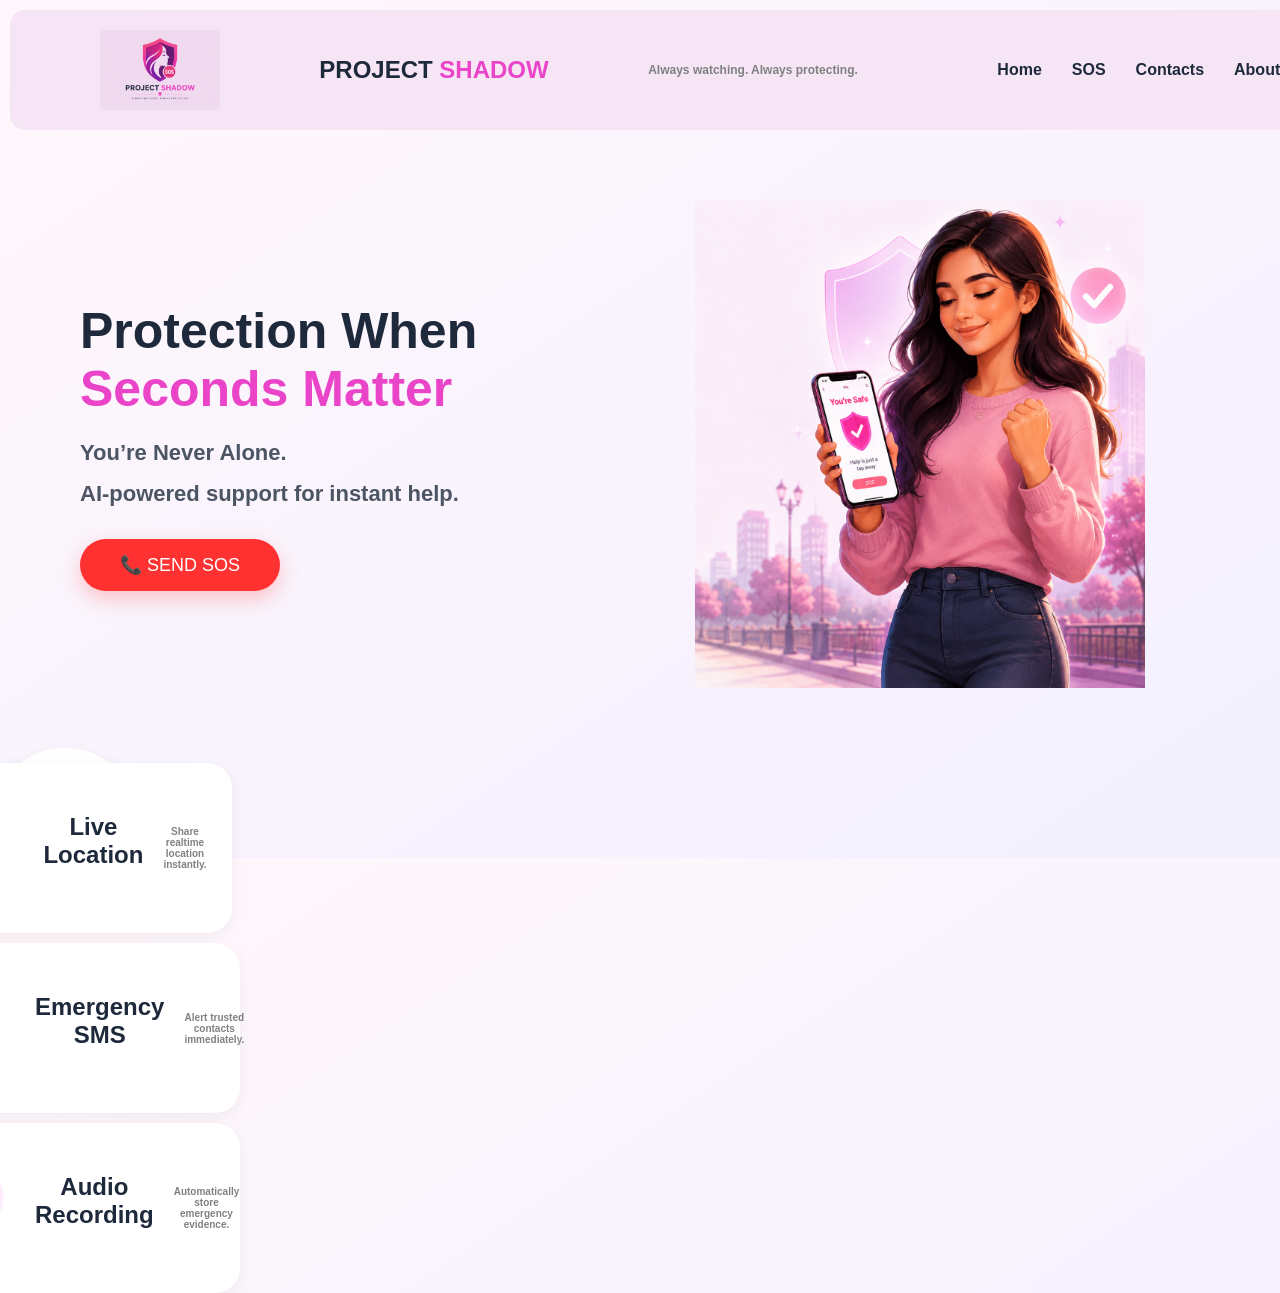
<file: index.html>
<!DOCTYPE html>
<html lang="en">
<head>
    <meta charset="UTF-8">
    <meta name="viewport" content="width=device-width, initial-scale=1.0">
    <title>PROJECT SHADOW</title>
    <link rel="stylesheet"href="style.css">

</head>
<body>
   
    <nav>
      <img class="Logo" src="images/Logo.png">
    <h1> PROJECT <span class= "highlight">SHADOW</span></h1>
    <p class="tagline">Always watching. Always protecting.</p>
    <ul>
        <li>Home</li>
        <li>SOS</li>
        <li>Contacts</li>
        <li>About</li>
    </ul>
</nav>
<section class="hero">

  <div class="hero-left">
  
  <h2>
  Protection When <br>
  <span class="highlight">Seconds Matter</span>
  </h2>
  <p>
  You’re Never Alone.
  </p> 
  <p>
  AI-powered support for instant help.
  </p>
  <button>📞 SEND SOS</button>
  </div>  
  <div class="hero-right">
  <img  src="images/SHADOW.png" alt=""> 
  </div> 
  </section>
<section class="features">
    <div class="card">
      <img class="Logo" src="images/loc.png">
        <h3> Live Location</h3>
      <p>Share realtime location instantly.</p>
    </div>
   <div class="card">
    <img class="Logo" src="images/sms.png">
      <h3>Emergency SMS</h3>
      <p>Alert trusted contacts immediately.</p>
    </div>

    <div class="card">
      <img class="Logo" src="images/rec.png">
      <h3> Audio Recording</h3>
      <p>Automatically store emergency evidence.</p>
    </div>
</section>

</body>

</html>
</file>
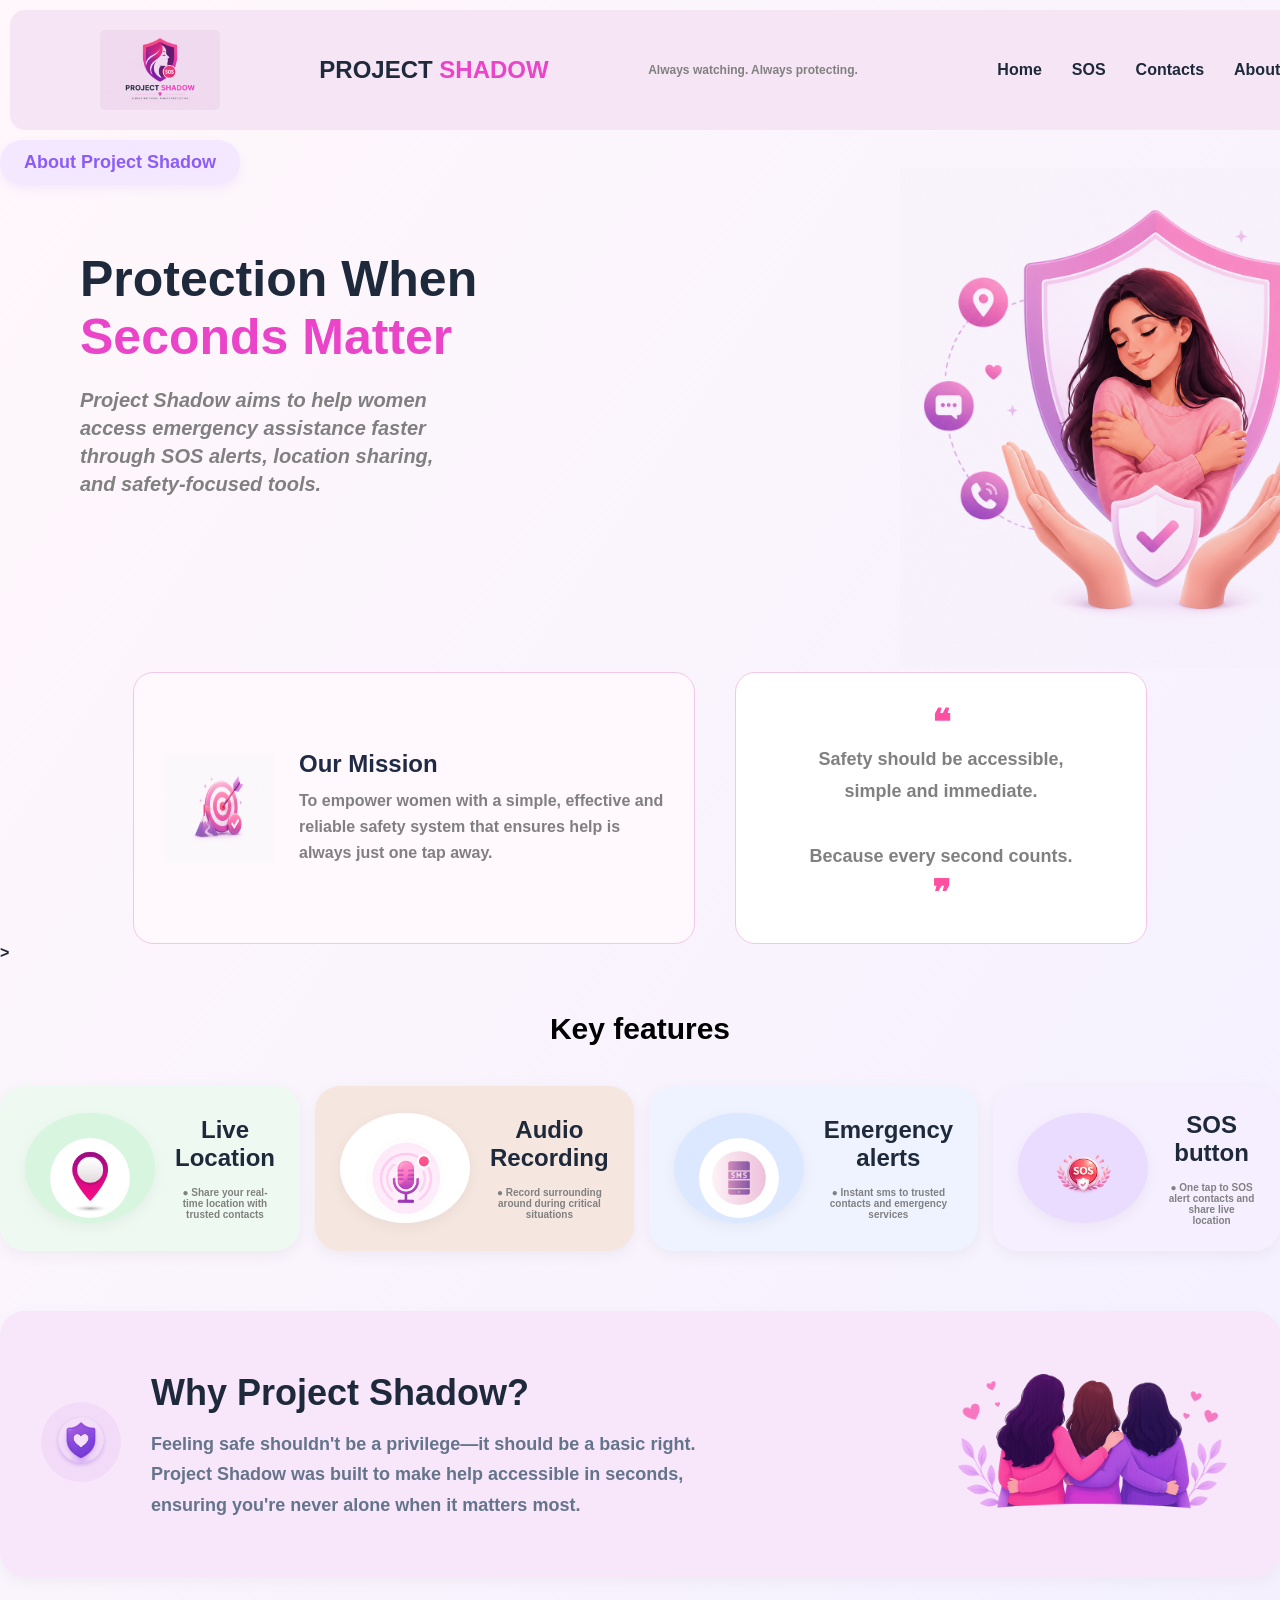
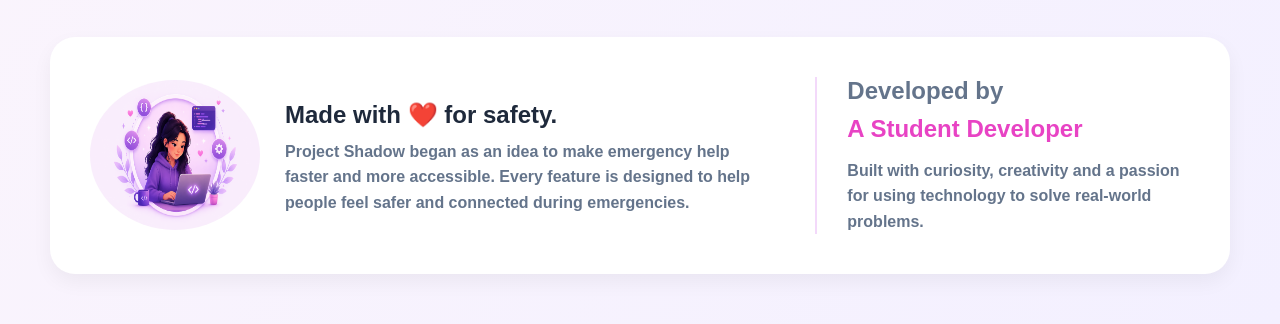
<file: About.html>
<!DOCTYPE html>
<html lang="en">
<head>
    <meta charset="UTF-8">
    <meta name="viewport" content="width=device-width, initial-scale=1.0">
    <title>About</title>
    <link rel="stylesheet"href="style.css">
</head>
<body>
    <nav>
        <img class="Logo" src="images/Logo.png">
      <h1> PROJECT <span class= "highlight">SHADOW</span></h1>
      <p class="tagline">Always watching. Always protecting.</p>
      <ul>
          <li>Home</li>
          <li>SOS</li>
          <li>Contacts</li>
          <li>About</li>
      </ul>
      
  </nav>
  <p class="about-tag">About Project Shadow</p>
  <section class="hero">

    <div class="hero-left">
    
    <h2>
    Protection When <br>
    <span class="highlight">Seconds Matter</span>
    </h2>

    <div>
        <p style="font-size:20px;font-style:italic;color:grey;"> Project Shadow aims to help women<br>
            access emergency assistance faster<br>
            through SOS alerts, location sharing,<br>
            and safety-focused tools.</p>

    </div>
</section>
    <div>

        <img src="images/about/girl.png" alt="" style="height: 500px;width:500px;position: relative; left: 900px;top: -400px;        mix-blend-mode: multiply;
 ">    
    </div>
<div>
    <div class="mission-section">

        <div class="mission-card">
    
            <img src="images/about/mission.png" alt="" class="mission-icon">
    
            <div>
                <h2>Our Mission</h2>
    
                <p>
                    To empower women with a simple, effective
                    and reliable safety system that ensures help
                    is always just one tap away.
                </p>
            </div>
    
        </div>
    
        <div class="quote-card">
    
            <h2>❝</h2>
    
            <p>
                Safety should be accessible,<br>
                simple and immediate.<br><br>
    
                Because every second counts.
            </p>
    
            <h2>❞</h2>
    
        </div>
    
    </div>>
</div>
<p style="text-align: center;font-size: 30px;margin-top: 50px;color:black">

    Key features
</p>
<div class="features-container">
    <div class="card green">
        <div class="features">
            <img src="images/sos/loc.png" alt="">
        </div>

        <div>
            <h3> Live Location</h3>
            <p>● Share your real-time location with trusted contacts</p>
            
        </div>

    </div>
    <div class="card orange">
        <div class="features">
            <img src="images/sos/rec.png" alt="">
        </div>

        <div>
            <h3>Audio Recording</h3>
            <p>● Record surrounding around during critical situations</p>
        </div>
    </div>

    <div class="card blue">
        <div class="features">
            <img src="images/about/sms.png" alt="">
        </div>

        <div>
            <h3>Emergency alerts</h3>
            <p>● Instant sms to trusted contacts and emergency services</p>
        </div>
    </div>

    <div class="card purple">
        <div class="features">
            <img src="images/about/sos.png" alt="">
        
        </div>

        <div>
            <h3>SOS button</h3>
            <p>● One tap to SOS alert contacts and share live location</p>
        </div>
    </div>

</div>
<section class="why-shadow">

    <div class="why-icon">
        <img src="images/about/icon.png" alt="shield">
    </div>

    <div class="why-content">
        <h2>Why Project Shadow?</h2>

        <p>
            Feeling safe shouldn't be a privilege—it should be a basic right.
            Project Shadow was built to make help accessible in seconds,
            ensuring you're never alone when it matters most.
        </p>
    </div>

    <div class="why-image">
        <img src="images/about/women.png" alt="women together">
    </div>

</section>

    <section class="creator-section">
        <div class="creator-card">
            <img src="images/about/developer.png" alt="Developer">
            <div>
                <h2>Made with ❤️ for safety.</h2>
                <p>
                    Project Shadow began as an idea to make emergency help
                    faster and more accessible. Every feature is designed
                    to help people feel safer and connected during emergencies.
                </p>
            </div>
    
        </div>
        <div class="developer-info">
            <h3>Developed by</h3>
            <h2>A Student Developer</h2>
            <p>
                Built with curiosity, creativity and a passion for using
                technology to solve real-world problems.
            </p>
    
        </div>
    
    </section>

</div>
</body>
</html>
</file>
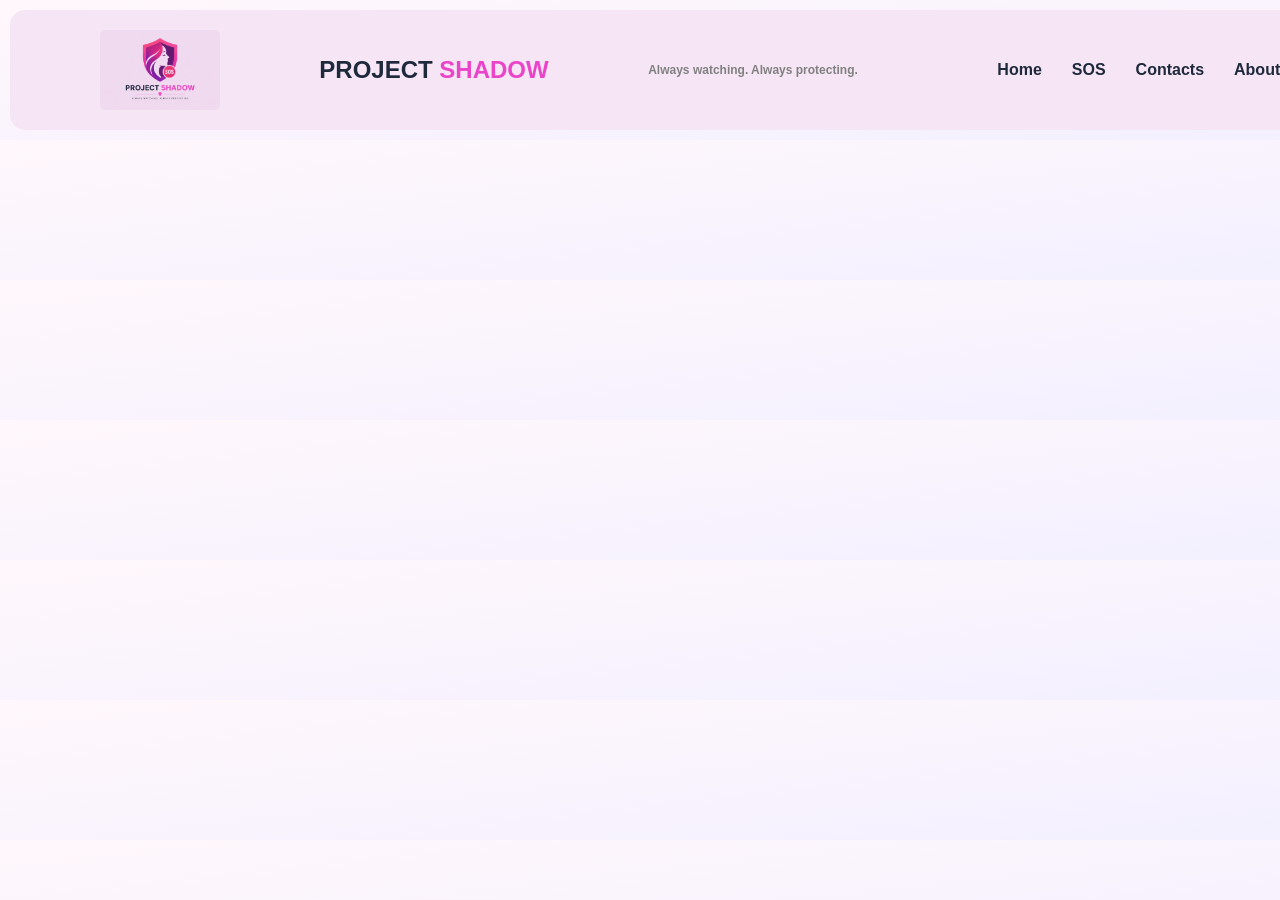
<file: contacts.html>
<!DOCTYPE html>
<html lang="en">
<head>
    <meta charset="UTF-8">
    <meta name="viewport" content="width=device-width, initial-scale=1.0">
    <title>Contacts</title>
    <link rel="stylesheet"href="style.css">
</head>
<body>
    <nav>
        <img class="Logo" src="images/Logo.png">
      <h1> PROJECT <span class= "highlight">SHADOW</span></h1>
      <p class="tagline">Always watching. Always protecting.</p>
      <ul>
          <li>Home</li>
          <li>SOS</li>
          <li>Contacts</li>
          <li>About</li>
      </ul>
  </nav>
    
</body>
</html>
</file>
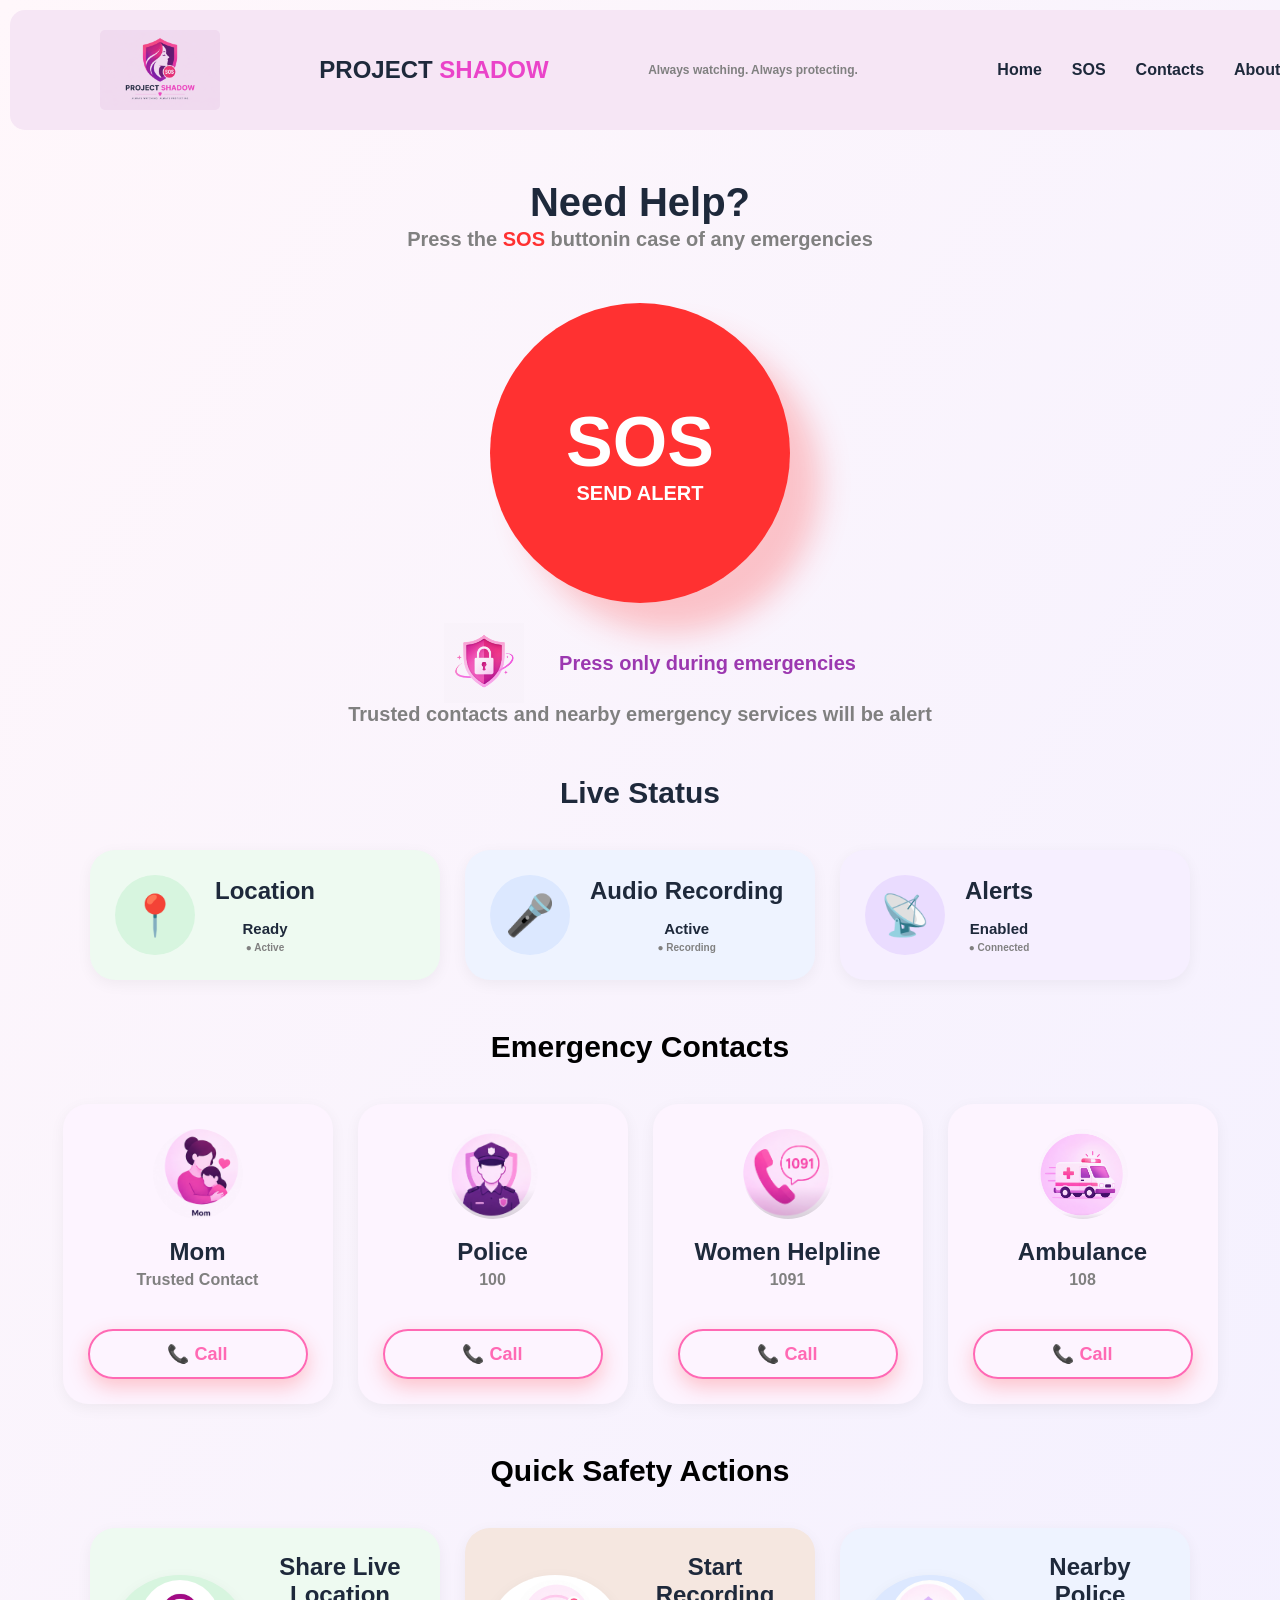
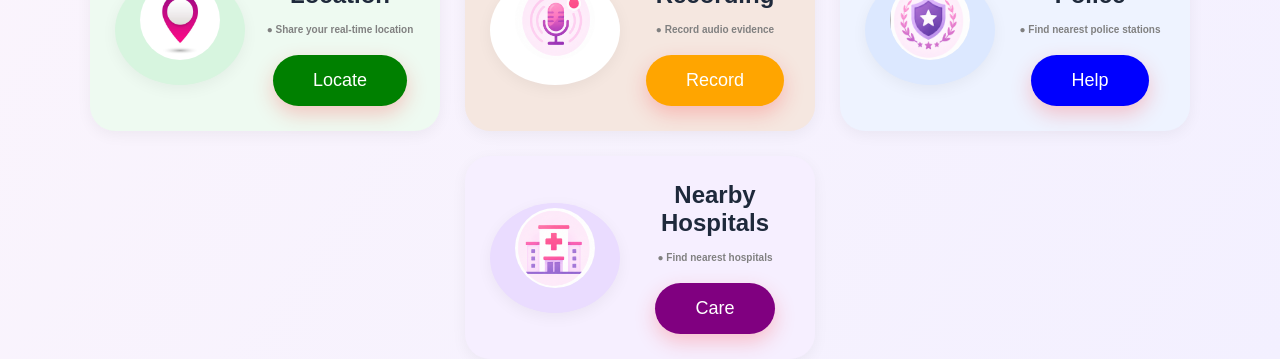
<file: sos.html>
<!DOCTYPE html>
<html lang="en">
<head>
    <meta charset="UTF-8">
    <meta name="viewport" content="width=device-width, initial-scale=1.0">
    <title>SOS</title>
    <link rel="stylesheet"href="style.css">
</head>
<body>
    <nav>
        <img class="Logo" src="images/Logo.png">
      <h1> PROJECT <span class= "highlight">SHADOW</span></h1>
      <p class="tagline">Always watching. Always protecting.</p>
      <ul>
          <li>Home</li>
          <li>SOS</li>
          <li>Contacts</li>
          <li>About</li>
      </ul>
  </nav>
  <div class="help">Need Help?</div>
    <div class="subline">
  <p> Press the <span class="red" >SOS</span> buttonin case of any  emergencies</p>
  </div>
  <button class="SOS">SOS 
    <p style="font-size: 20px; color:white;">SEND ALERT </p>
  </button>
  <div style="display: flex; align-items: center; justify-content: center; gap:15px;">
    <img class="secure" src="images/sos/sec.png" alt="">
    <p style="font-size: 20px; margin: 0; color:rgb(156, 56, 176);">
        Press only during emergencies

    </p>
</div>
<p style="font-size: 20px; margin: 0;text-align: center;color:grey; ">Trusted contacts and nearby emergency services will be alert</p>

<div class="status">Live Status

</div>
<div class="status-container">

    <div class="card green">
        <div class="icon">📍</div>

        <div>
            <h3>Location</h3>
            <h2>Ready</h2>
            <p>● Active</p>
        </div>
    </div>

    <div class="card blue">
        <div class="icon">🎤</div>

        <div>
            <h3>Audio Recording</h3>
            <h2>Active</h2>
            <p>● Recording</p>
        </div>
    </div>

    <div class="card purple">
        <div class="icon">📡</div>

        <div>
            <h3>Alerts</h3>
            <h2>Enabled</h2>
            <p>● Connected</p>
        </div>
    </div>

</div>
<p style=" text-align: center;font-size: 30px;margin-top: 50px;color:black">
    Emergency Contacts
</p>
<div class="contacts-container">

    <div class="contact-card">
        <img src="images/sos/mom.png" alt="">
        <h2>Mom</h2>
        <p>Trusted Contact</p>
        <button>📞 Call</button>
    </div>

    <!-- <div class="contact-card">
        <img src="images/dad.png" alt="">
        <h2>Dad</h2>
        <p>Trusted Contact</p>
        <button>📞 Call</button>
    </div> -->

    <!-- <div class="contact-card">
        <img src="images/sibling.png" alt="">
        <h2>Sibling</h2>
        <p>Trusted Contact</p>
        <button>📞 Call</button>
    </div> -->

    <!-- <div class="contact-card">
        <img src="images/friend.png" alt="">
        <h2>Best Friend</h2>
        <p>Trusted Contact</p>
        <button>📞 Call</button>
    </div> -->

    <div class="contact-card">
        <img src="images/sos/police.png" alt="">
        <h2>Police</h2>
        <p>100</p>
        <button>📞 Call</button>
    </div>

    <div class="contact-card">
        <img src="images/sos/help.png" alt="">
        <h2>Women Helpline</h2>
        <p>1091</p>
        <button>📞 Call</button>
    </div>
    <div class="contact-card">
        <img src="images/sos/ambulance.png" alt="">
        <h2>Ambulance</h2>
        <p>108</p>
        <button>📞 Call</button>
    </div>
</div>

</div>
<p style="text-align: center;font-size: 30px;margin-top: 50px;color:black">
    Quick Safety Actions
</p>
<div class="actions-container">
    <div class="card green">
        <div class="actions">
            <img src="images/sos/loc.png" alt="">
        </div>

        <div>
            <h3>Share Live Location</h3>
            <p>● Share your real-time location</p>
            <button style="background-color: green;"> Locate</button>
        </div>
    </div>

    <div class="card orange">
        <div class="actions">
            <img src="images/sos/rec.png" alt="">
        </div>

        <div>
            <h3>Start Recording</h3>
            <p>● Record audio evidence</p>
            <button style="background-color: orange;">Record</button>
        </div>
    </div>

    <div class="card blue">
        <div class="actions">
            <img src="images/sos/police_sym.png" alt="">
        </div>

        <div>
            <h3>Nearby Police</h3>
            <p>● Find nearest police stations</p>
            <button style="background-color: blue;">Help</button>
        </div>
    </div>

    <div class="card purple">
        <div class="actions">
            <img src="images/sos/hos.png" alt="">
        
        </div>

        <div>
            <h3>Nearby Hospitals</h3>
            <p>● Find nearest hospitals</p>
            <button style="background-color: purple;"> Care</button>
        </div>
    </div>

</div>

<!-- <p style="color: grey;text-align:center;">🩷Stay Safe. We've got your back.</p> -->
</body>
</html>
</file>
<file: style.css>
body{
  background: linear-gradient(to bottom right, #fff7fb, #f3f0ff);
    font-family: 'Outfit', sans-serif;
    color: #1e293b;
    font-weight: bolder;
    margin: 0;
    padding: 0;
}
 .Logo{
        width:120px;
        height:80px;
        object-fit: contain;
        object-position: left;
        border-width: 2px;
        border-radius: 5px;
        mix-blend-mode: multiply;



}

.tagline{
  text-align: left; 
    font-size: 12px;
    color: grey;
    


}
  nav{
    display: flex;
    justify-content: space-around;
    align-items: center;
    padding: 20px 40px;
    width: 100%;
    border-radius: 15px;
    margin: 10px;
    background-color: #f6e6f5;}
  
ul{
    display: flex;
    gap: 30px;
    list-style: none;
  }
  .hero{
    display: flex;

    justify-content: space-between;

    align-items: center;

    padding: 60px 80px;
}
.hero-left{
  flex: 1;
}

.hero-right{
  flex: 1;
  display: flex;
  justify-content: center;
}

.hero-right img{
  width: 450px;
}

.hero h1{
  font-size: 70px;
  line-height: 1.1;
  margin-bottom: 10px;
}
.hero h2{
    font-size: 50px;
  
    margin-bottom: 20px;
  }
  .hero p{
    font-size: 22px;
    color: #4b5563;
    line-height: 1.4;
    margin: 10px 0;
}
  button{
    padding: 15px 40px;
    border: none;
    background-color: #ff3131;
    color: white;
    margin-top: 20px;
    font-size: 18px;
    border-radius: 40px;
    cursor: pointer;
    transition: 0.3s;
    box-shadow: 0px 8px 20px rgba(255,49,49,0.25);
  }
  
  button:hover{
    background-color: rgba(255, 0, 0, 0.592);
    transform: scale(1.05);
  }
  .highlight{
    color: rgb(234, 68, 201);
    font-weight: bold;


  }
  
    .features{
  display: flex;
  justify-content: center;
  gap: 30px;
  padding: 50px;
  flex-wrap: wrap;
}
.card{
    background: #f3d9fa;  
    padding: 30px 25px;    width: 250px;
    border-radius: 35px;
    text-align: center;
    box-shadow: 0px 8px 20px rgba(0,0,0,0.05);
    transition: 0.3s;
    font-weight: 600;
    font-size: 10px;
}
  .card h3{
    margin-bottom: 15px;
  }
  .card:hover{
    transform: translateY(-8px);
    transition: 0.3s ease;
 }
 .card img{
  width: 80px;
  height: 80px;
  object-fit: cover;
  border-radius: 50%;
  margin-bottom: 20px;
  padding:10px;
  
}
.SOS{
  width: 300px;
  height:300px;
  border-radius: 100%;
  box-shadow: 30px 30px 30px rgba(255,49,49,0.25);
  font-size:70px;
  font-weight: bolder;
  align-items: center;
  display: block;
  margin: 20px auto;
  margin-top: 50px;
  cursor: pointer;
  animation:pulse 2s infinite;
  
}


.red{
  color: #ff3131;
}


.help{
  font-size: 40px;
  text-align: center;
  margin-top: 50px;

}
.subline{
  font-size: 20px;
  color: grey;
  text-align: center;
  line-height: 1.4;

  
}
.secure{
  width: 120px;
  height: 80px;
  object-fit: contain;
  border-radius: 5px;
  mix-blend-mode: multiply;
}
.status{
  text-align: center;
  font-size: 30px;
  margin-top: 50px;

}
.status-container{
  display: flex;
  gap: 25px;
  justify-content: center;
  margin-top: 40px;
  flex-wrap: wrap;
}

.card{
  width: 300px;
  padding: 25px;
  border-radius: 25px;
  display: flex;
  align-items: center;
  gap: 20px;
  background-color: white;
  box-shadow: 0 4px 15px rgba(0,0,0,0.05);
}

.icon{
  width: 80px;
  height: 80px;
  border-radius: 50%;
  display: flex;
  justify-content: center;
  align-items: center;
  font-size: 40px;
}
.green{
  background: #eefaf1;
}
.green .icon{
  background: #d7f5df;
}
.blue{
  background: #eef3ff;
}
.blue .icon{
  background: #dce8ff;
}
.purple{
  background: #f6efff;
}
.purple .icon{
  background: #eadcff;
}
h3{
  margin: 0;
  font-size: 24px;
}
h2{
  margin: 5px 0;
}
p{
  margin: 0;
  color: gray;
}
.contacts-container{
  display: flex;
  gap: 25px;
  flex-wrap: wrap;
  justify-content: center;
  margin-top: 40px;
}

.contact-card{
  width: 220px;
  padding: 25px;
  border-radius: 25px;
  text-align: center;

  background: #fdf4ff;

  box-shadow: 0 4px 15px rgba(0,0,0,0.05);
}

.contact-card img{
  width: 90px;
  height: 90px;
  border-radius: 50%;
  object-fit: cover;
    mix-blend-mode: multiply;


}

.contact-card h2{
  margin-top: 15px;
  margin-bottom: 5px;
}

.contact-card p{
  color: gray;
  margin-bottom: 20px;
}

.contact-card button{
  width: 100%;
  padding: 12px;
  border-radius: 30px;
  border: 2px solid hotpink;
  background: transparent;
  color: hotpink;
  font-size: 18px;
  font-weight: bold;
  cursor: pointer;
}

.contact-card button:hover{
  background: hotpink;
  color: white;
}

.actions-container{
  display: flex;
  gap: 25px;
  justify-content: center;
  margin-top: 40px;
  flex-wrap: wrap;
  
  
}

.actions{
  width: 200px;
  padding: 15px;
  flex-direction: row;
  border-radius: 25px;
  display: flex;
  align-items: center;
  gap: 10px;
  background-color: white;
  box-shadow: 0 4px 15px rgba(0,0,0,0.05);
}



.actions{
  width: 100px;
  height: 80px;
  border-radius: 50%;
  display: flex;
  justify-content: center;
  align-items: center;
  font-size: 20px;
}
.green{
  background: #eefaf1;
}
.green .actions{
  background: #d7f5df;
}
.blue{
  background: #eef3ff;
}
.blue .actions{
  background: #dce8ff;
}
.purple{
  background: #f6efff;
}
.purple .actions{
  background: #eadcff;
}
.orange{
  background: #f5e7e0;
}

.orange.actions{
  background: #f5e7e0;
}
h3{
  margin: 0;
  font-size: 24px;
}
h2{
  margin: 5px 0;
}
p{
  margin: 0;
  color: gray;
}
.about-tag{
  display: inline-block;
  background: #f3e8ff;
  color: #8b5cf6;
  padding: 12px 24px;
  border-radius: 999px;
  font-size: 18px;
  font-weight: 600;
  box-shadow: 0 4px 10px rgba(139,92,246,0.08);
}

.features-container{
  display: flex;
  justify-content: center;
  gap: 15px;
  flex-wrap: nowrap;
  margin-top: 40px;
}

.features{
  width: 180px;
  padding: 15px;
  border-radius: 25px;
  display: flex;
  align-items: center;
  gap: 10px;
  background-color: white;
  box-shadow: 0 4px 15px rgba(0,0,0,0.05);
}



.features{
  width: 100px;
  height: 80px;
  border-radius: 50%;
  display: flex;
  justify-content: center;
  align-items: center;
  font-size: 20px;
  


}
.green{
  background: #eefaf1;
}
.green .features{
  background: #d7f5df;
}
.blue{
  background: #eef3ff;
}
.blue .features{
  background: #dce8ff;
}
.purple{
  background: #f6efff;
}
.purple .features{
  background: #eadcff;
}
.orange{
  background: #f5e7e0;
}

.orange.features{
  background: #f5e7e0;
}
h3{
  margin: 0;
  font-size: 24px;
}
h2{
  margin: 5px 0;
}
p{
  margin: 0;
  color: gray;
}
.mission-section{
  display: flex;
  justify-content: center;
  gap: 40px;
  margin-top: -400px;
  flex-wrap: wrap;
}

.mission-card{
  width: 500px;
  padding: 30px;

  display: flex;
  align-items: center;
  gap: 25px;

  border: 1px solid #f3c7e7;
  border-radius: 20px;

  background: #fff8fd;
}

.mission-icon{
  width: 110px;
  height: 110px;
}

.mission-card h2{
  margin: 0;
  color: #1f2a44;
}

.mission-card p{
  margin-top: 10px;
  line-height: 1.6;
}

.quote-card{
  width: 350px;
  padding: 30px;

  text-align: center;

  border: 1px solid #f3c7e7;
  border-radius: 20px;

  background: white;
}

.quote-card h2{
  color: #ff4fa0;
  margin: 0;
  font-size: 35px;
}

.quote-card p{
  line-height: 1.8;
  font-size: 18px;
}
.why-shadow{
  max-width: 1200px;
  margin: 60px auto;
  padding: 30px 40px;
  display: flex;
  align-items: center;
  justify-content: space-between;
  gap: 30px;
  background: #F8E7FA;
  border: 1px solid #F8E7FA;
  border-radius: 25px;
  box-shadow: 0 5px 15px rgba(0,0,0,0.04);
}

.why-icon img{
  width: 80px;
  mix-blend-mode:multiply;
  border-radius: 100%;
}

.why-content{
  flex: 1;
}

.why-content h2{
  font-size: 36px;
  margin-bottom: 15px;
  color: #1e293b;
}

.why-content p{
  font-size: 18px;
  line-height: 1.7;
  color: #64748b;
  max-width: 600px;
}

.why-image img{
  width: 300px;
  mix-blend-mode:multiply;

}
.creator-section{
  display:flex;
  justify-content:space-between;
  align-items:center;
  gap:40px;
  background:white;
  padding:40px;
  border-radius:25px;
  box-shadow:0 8px 20px rgba(0,0,0,0.05);
  margin:50px auto;
  max-width:1100px;
}

.creator-card{
  display:flex;
  align-items:center;
  gap:25px;
  flex:2;
}

.creator-card img{
  width:170px;
  height:150px;
  border-radius:50%;
}

.creator-card h2{
  margin-bottom:10px;
  color:#1e293b;
}

.creator-card p{
  color:#64748b;
  line-height:1.6;
}

.developer-info{
  flex:1;
  padding-left:30px;
  border-left:2px solid #f3d9fa;
}

.developer-info h3{
  color:#64748b;
  margin-bottom:10px;
}

.developer-info h2{
  color:#e843c4;
  margin-bottom:15px;
}

.developer-info p{
  color:#64748b;
  line-height:1.6;
}
</file>
